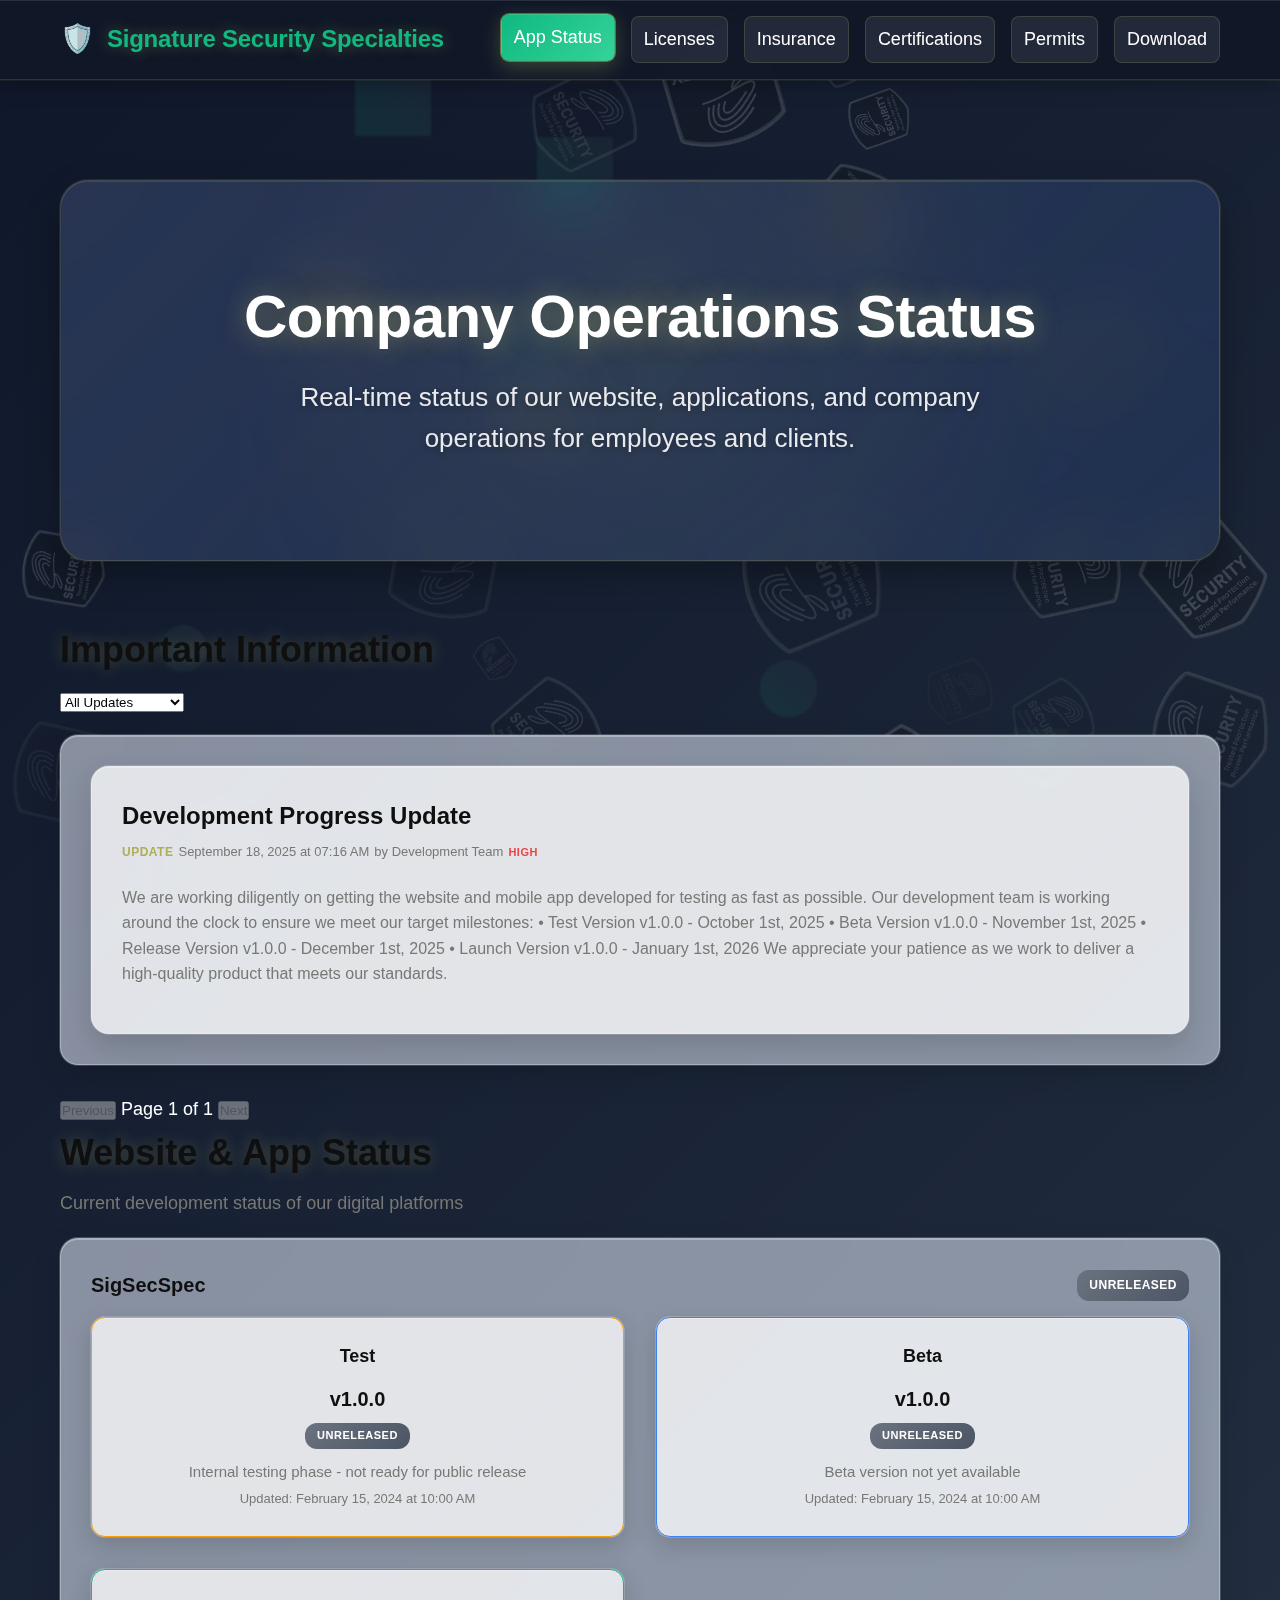
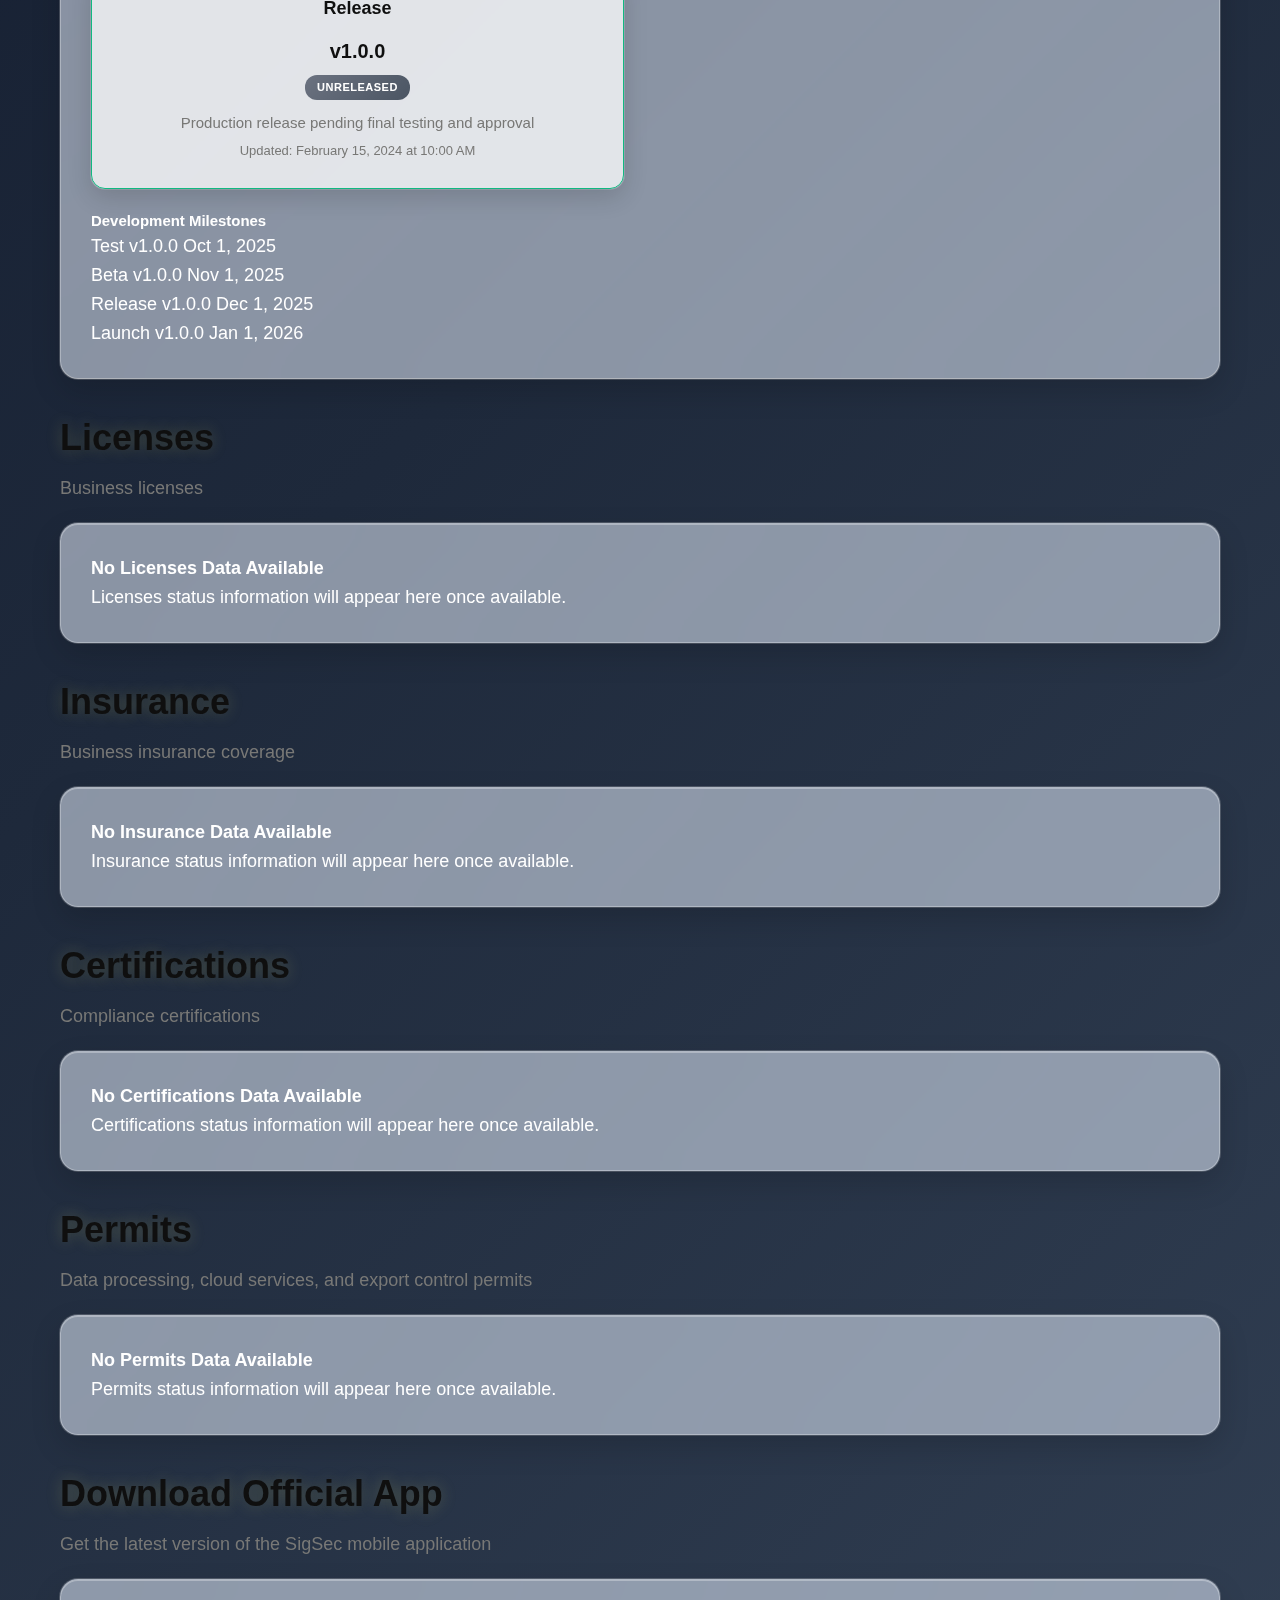
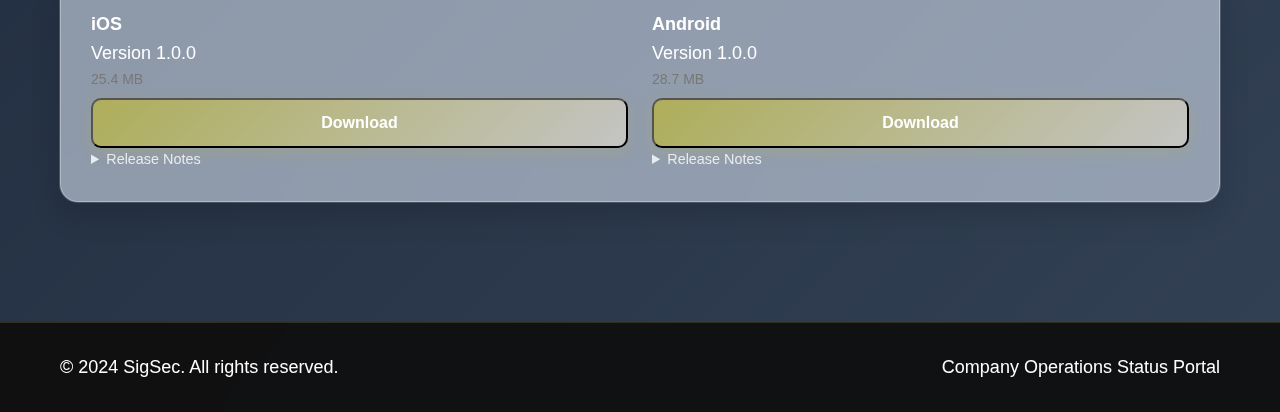
<file: index.html>
<!DOCTYPE html>
<html lang="en">
<head>
    <meta charset="UTF-8">
    <meta name="viewport" content="width=device-width, initial-scale=1.0">
    <title>SigSecSpec</title>
    <link rel="stylesheet" href="public/styles.css">
    <link rel="icon" type="image/x-icon" href="data:image/svg+xml,<svg xmlns='http://www.w3.org/2000/svg' viewBox='0 0 100 100'><text y='.9em' font-size='90'>🛡️</text></svg>">
    <style>
        /* Fallback styles to ensure basic styling works */
        body { 
            background: linear-gradient(135deg, #0f172a 0%, #1e293b 50%, #334155 100%);
            color: white;
            font-family: -apple-system, BlinkMacSystemFont, 'Segoe UI', Roboto, sans-serif;
            margin: 0;
            padding: 0;
        }
        .header {
            background: rgba(17, 24, 39, 0.95);
            color: white;
            padding: 1rem 0;
            position: sticky;
            top: 0;
            z-index: 100;
        }
        .container {
            max-width: 1200px;
            margin: 0 auto;
            padding: 0 20px;
        }
        .logo h1 {
            color: #10b981;
            font-size: 1.5rem;
            font-weight: 700;
        }
        .nav {
            display: flex;
            gap: 1rem;
        }
        .nav-link {
            color: white;
            text-decoration: none;
            padding: 0.5rem 0.75rem;
            border-radius: 8px;
            transition: all 0.3s ease;
        }
        .nav-link:hover, .nav-link.active {
            background: linear-gradient(135deg, #10b981, #34d399);
            color: white;
        }
    </style>
</head>
<body>
    <header class="header">
        <div class="container">
            <div class="header-content">
                <div class="logo">
                    <span class="logo-icon">🛡️</span>
                    <h1>Signature Security Specialties</h1>
                </div>
                <nav class="nav">
                    <a href="#app-status" class="nav-link active">App Status</a>
                    <a href="#licenses" class="nav-link">Licenses</a>
                    <a href="#insurance" class="nav-link">Insurance</a>
                    <a href="#certifications" class="nav-link">Certifications</a>
                    <a href="#permits" class="nav-link">Permits</a>
                    <a href="#download" class="nav-link">Download</a>
                </nav>
            </div>
        </div>
    </header>

    <main class="main">
        <div class="container">
            <!-- Hero Section -->
            <section class="hero">
                <div class="hero-content">
                    <h2>Company Operations Status</h2>
                    <p>Real-time status of our website, applications, and company operations for employees and clients.</p>
                </div>
            </section>

            <!-- Important Information Section -->
            <section id="updates" class="updates-section">
                <div class="section-header">
                    <h3>Important Information</h3>
                    <div class="filter-controls">
                        <select id="type-filter" class="filter-select">
                            <option value="">All Updates</option>
                            <option value="update">General Updates</option>
                            <option value="feature">New Features</option>
                            <option value="bugfix">Bug Fixes</option>
                            <option value="security">Security Updates</option>
                            <option value="maintenance">Maintenance</option>
                            <option value="operations">Operations</option>
                        </select>
                    </div>
                </div>
                
                <div id="updates-container" class="updates-container">
                    <div class="loading">Loading updates...</div>
                </div>
                
                <div class="pagination">
                    <button id="prev-page" class="pagination-btn" disabled>Previous</button>
                    <span id="page-info" class="page-info">Page 1</span>
                    <button id="next-page" class="pagination-btn">Next</button>
                </div>
            </section>

            <!-- App Status Section -->
            <section id="app-status" class="app-status-section">
                <div class="section-header">
                    <h3>Website & App Status</h3>
                    <p>Current development status of our digital platforms</p>
                </div>
                <div id="app-status-container" class="app-status-container">
                    <div class="loading">Loading app status...</div>
                </div>
            </section>

            <!-- Licenses Section -->
            <section id="licenses" class="operations-section">
                <div class="section-header">
                    <h3>Licenses</h3>
                    <p>Business licenses</p>
                </div>
                <div id="licenses-container" class="operations-container">
                    <div class="loading">Loading licenses status...</div>
                </div>
            </section>

            <!-- Insurance Section -->
            <section id="insurance" class="operations-section">
                <div class="section-header">
                    <h3>Insurance</h3>
                    <p>Business insurance coverage</p>
                </div>
                <div id="insurance-container" class="operations-container">
                    <div class="loading">Loading insurance status...</div>
                </div>
            </section>

            <!-- Certifications Section -->
            <section id="certifications" class="operations-section">
                <div class="section-header">
                    <h3>Certifications</h3>
                    <p>Compliance certifications</p>
                </div>
                <div id="certifications-container" class="operations-container">
                    <div class="loading">Loading certifications status...</div>
                </div>
            </section>

            <!-- Permits Section -->
            <section id="permits" class="operations-section">
                <div class="section-header">
                    <h3>Permits</h3>
                    <p>Data processing, cloud services, and export control permits</p>
                </div>
                <div id="permits-container" class="operations-container">
                    <div class="loading">Loading permits status...</div>
                </div>
            </section>

            <!-- App Download Section -->
            <section id="download" class="download-section">
                <div class="section-header">
                    <h3>Download Official App</h3>
                    <p>Get the latest version of the SigSec mobile application</p>
                </div>
                <div id="app-links" class="app-links">
                    <div class="loading">Loading download links...</div>
                </div>
            </section>

        </div>
    </main>

    <footer class="footer">
        <div class="container">
            <div class="footer-content">
                <p>&copy; 2024 SigSec. All rights reserved.</p>
                <p>Company Operations Status Portal</p>
            </div>
        </div>
    </footer>

    <script src="public/particles.js"></script>
    <script src="public/floating-elements.js"></script>
    <script src="public/app.js"></script>
</body>
</html>
</file>
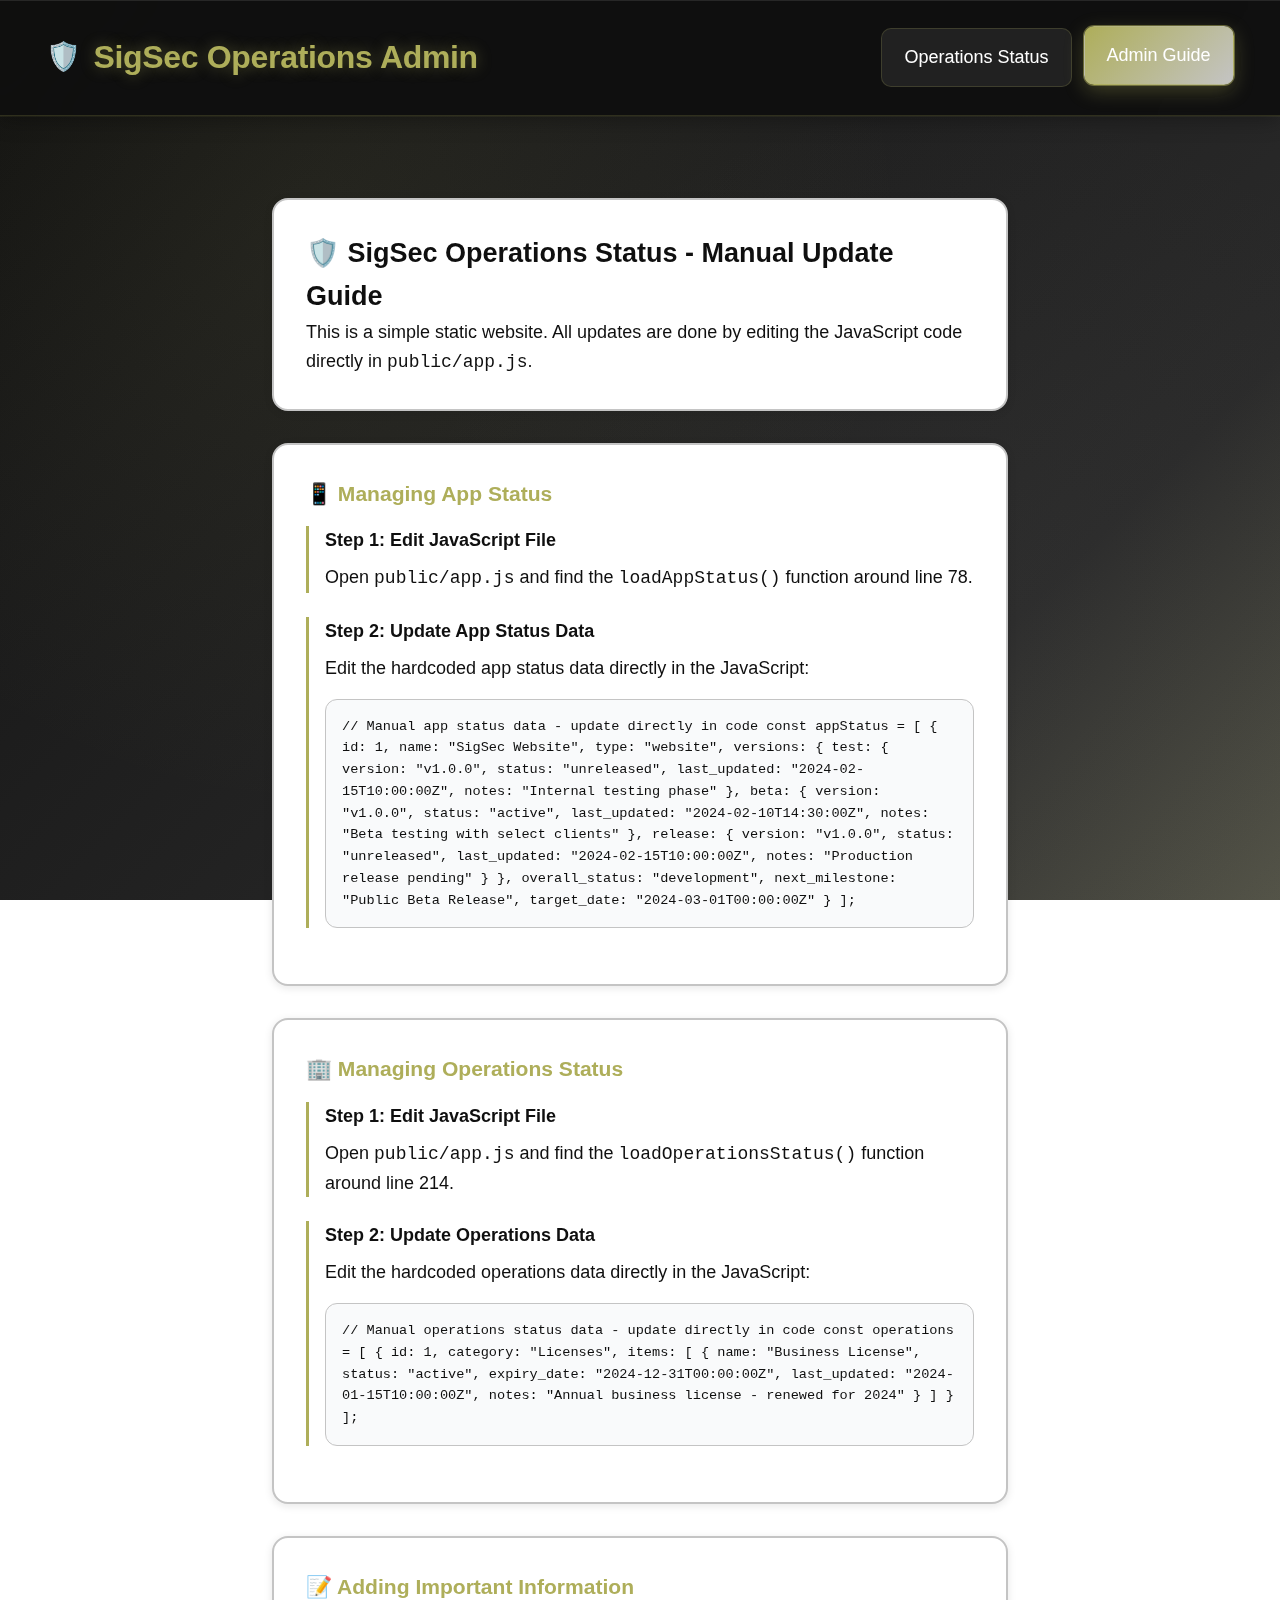
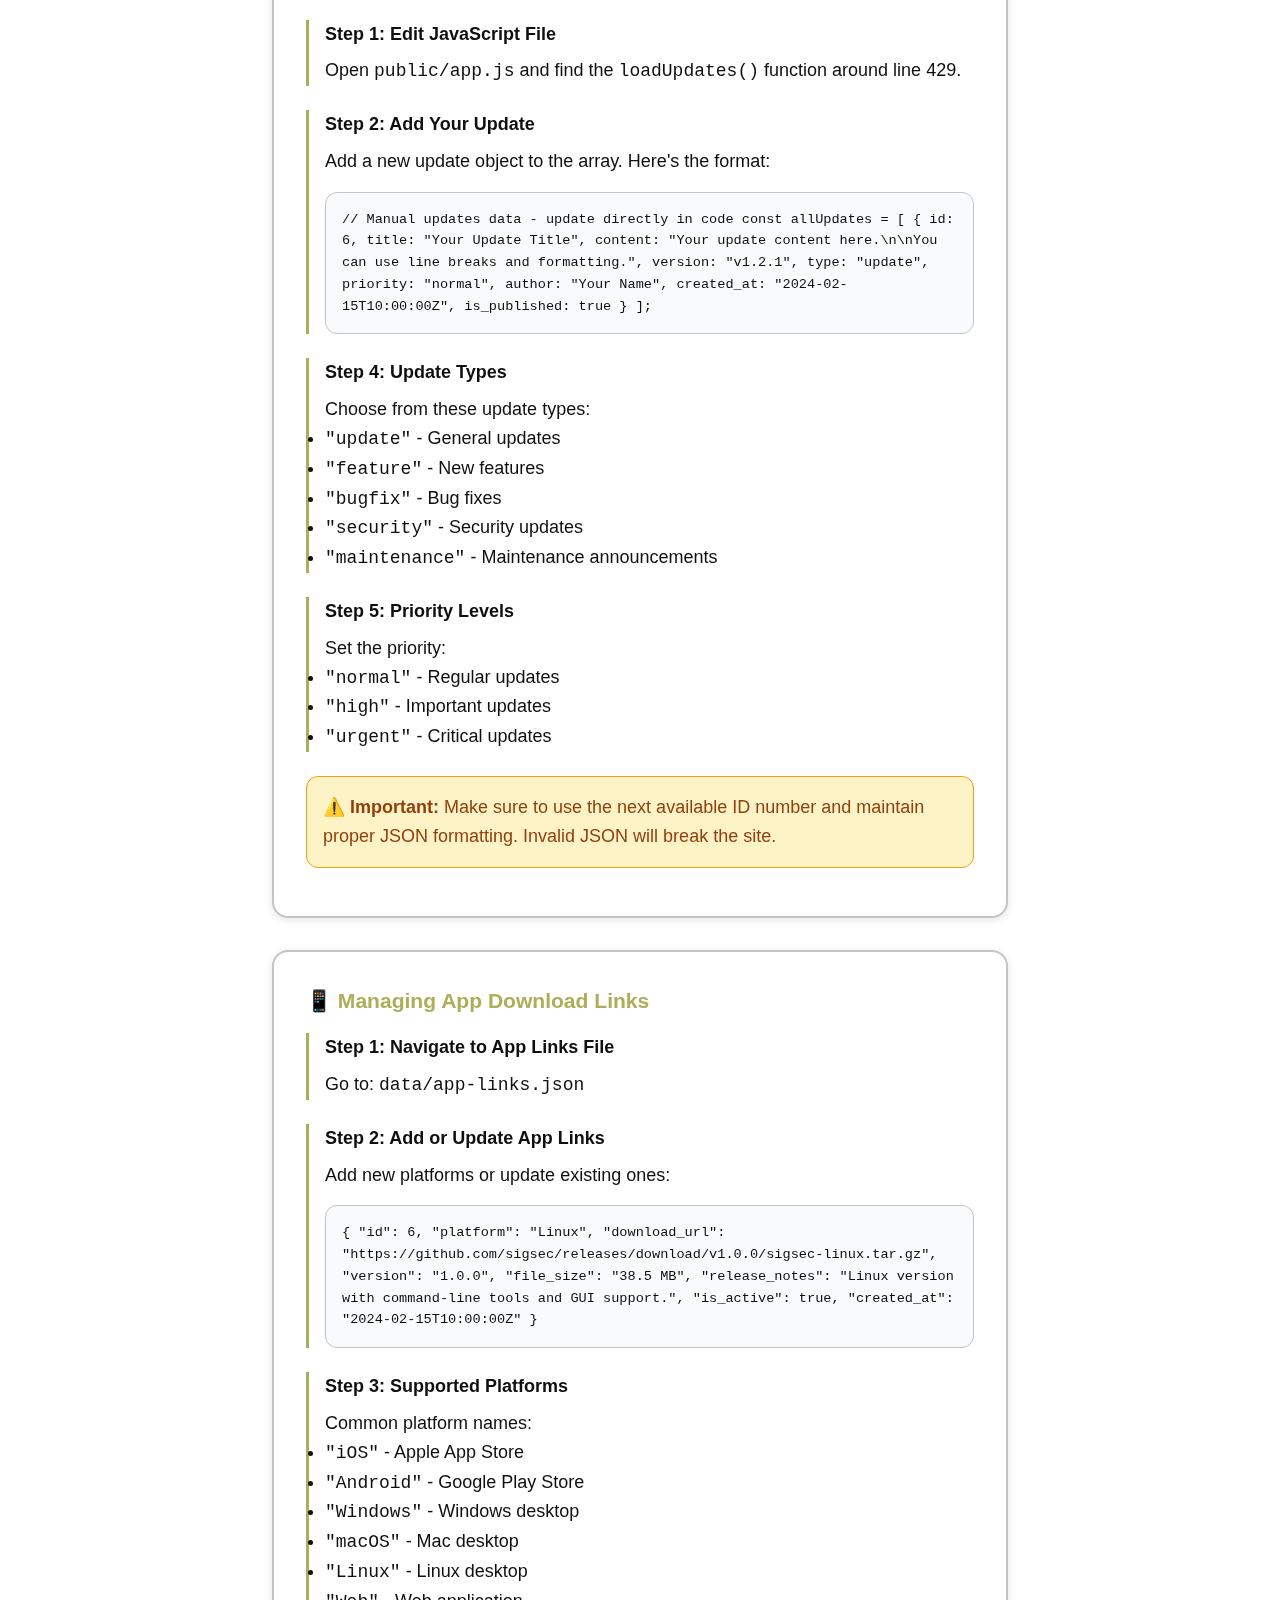
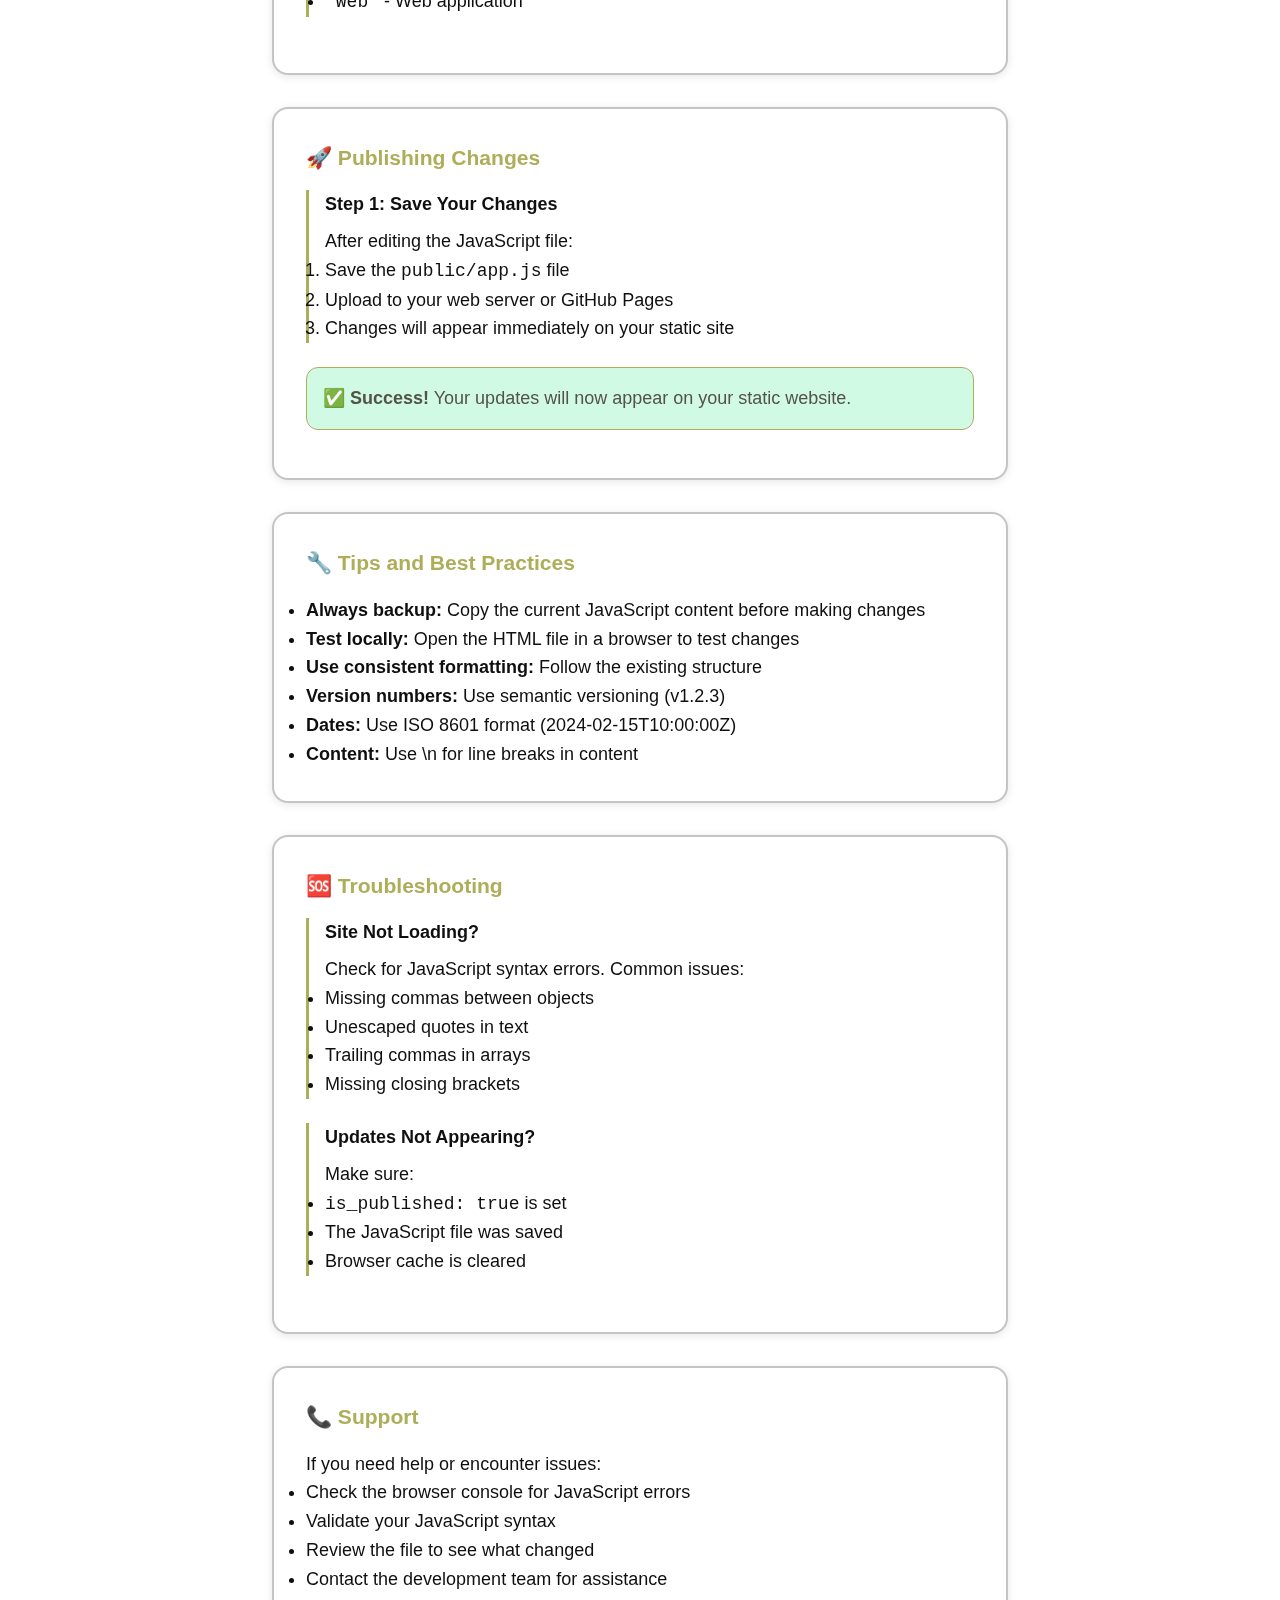
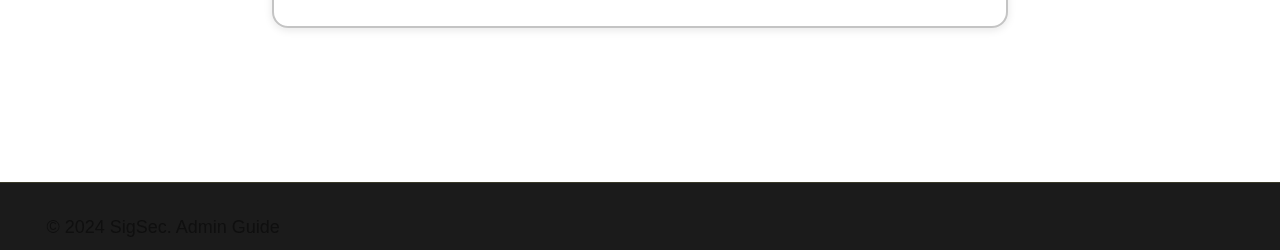
<file: admin.html>
<!DOCTYPE html>
<html lang="en">
<head>
    <meta charset="UTF-8">
    <meta name="viewport" content="width=device-width, initial-scale=1.0">
    <title>SigSec - Operations Admin Guide</title>
    <link rel="stylesheet" href="public/styles.css">
    <link rel="icon" type="image/x-icon" href="data:image/svg+xml,<svg xmlns='http://www.w3.org/2000/svg' viewBox='0 0 100 100'><text y='.9em' font-size='90'>🛡️</text></svg>">
    <style>
        .admin-guide {
            max-width: 800px;
            margin: 0 auto;
            padding: 2rem;
        }
        .guide-section {
            background: var(--background-primary);
            border: 2px solid var(--border-color);
            border-radius: var(--radius-lg);
            padding: 2rem;
            margin-bottom: 2rem;
            box-shadow: var(--shadow);
        }
        .guide-section h3 {
            color: var(--primary-color);
            margin-bottom: 1rem;
        }
        .code-block {
            background: var(--background-dark);
            color: var(--background-primary);
            padding: 1rem;
            border-radius: var(--radius);
            font-family: 'Courier New', monospace;
            font-size: 0.9rem;
            overflow-x: auto;
            margin: 1rem 0;
        }
        .step {
            margin-bottom: 1.5rem;
            padding-left: 1rem;
            border-left: 3px solid var(--primary-color);
        }
        .step h4 {
            color: var(--text-primary);
            margin-bottom: 0.5rem;
        }
        .json-example {
            background: var(--background-secondary);
            border: 1px solid var(--border-color);
            border-radius: var(--radius);
            padding: 1rem;
            margin: 1rem 0;
            font-family: 'Courier New', monospace;
            font-size: 0.85rem;
            overflow-x: auto;
        }
        .warning {
            background: #fef3c7;
            border: 1px solid #f59e0b;
            border-radius: var(--radius);
            padding: 1rem;
            margin: 1rem 0;
            color: #92400e;
        }
        .success {
            background: #d1fae5;
            border: 1px solid var(--primary-color);
            border-radius: var(--radius);
            padding: 1rem;
            margin: 1rem 0;
            color: var(--primary-dark);
        }
    </style>
</head>
<body>
    <header class="header">
        <div class="container">
            <div class="header-content">
                <div class="logo">
                    <span class="logo-icon">🛡️</span>
                    <h1>SigSec Operations Admin</h1>
                </div>
                <nav class="nav">
                    <a href="index.html" class="nav-link">Operations Status</a>
                    <a href="#guide" class="nav-link active">Admin Guide</a>
                </nav>
            </div>
        </div>
    </header>

    <main class="main">
        <div class="admin-guide">
            <div class="guide-section">
                <h2>🛡️ SigSec Operations Status - Manual Update Guide</h2>
                <p>This is a simple static website. All updates are done by editing the JavaScript code directly in <code>public/app.js</code>.</p>
            </div>

            <div class="guide-section">
                <h3>📱 Managing App Status</h3>
                <div class="step">
                    <h4>Step 1: Edit JavaScript File</h4>
                    <p>Open <code>public/app.js</code> and find the <code>loadAppStatus()</code> function around line 78.</p>
                </div>
                
                <div class="step">
                    <h4>Step 2: Update App Status Data</h4>
                    <p>Edit the hardcoded app status data directly in the JavaScript:</p>
                    <div class="json-example">
// Manual app status data - update directly in code
const appStatus = [
    {
        id: 1,
        name: "SigSec Website",
        type: "website",
        versions: {
            test: {
                version: "v1.0.0",
                status: "unreleased",
                last_updated: "2024-02-15T10:00:00Z",
                notes: "Internal testing phase"
            },
            beta: {
                version: "v1.0.0", 
                status: "active",
                last_updated: "2024-02-10T14:30:00Z",
                notes: "Beta testing with select clients"
            },
            release: {
                version: "v1.0.0",
                status: "unreleased", 
                last_updated: "2024-02-15T10:00:00Z",
                notes: "Production release pending"
            }
        },
        overall_status: "development",
        next_milestone: "Public Beta Release",
        target_date: "2024-03-01T00:00:00Z"
    }
];
                    </div>
                </div>
            </div>

            <div class="guide-section">
                <h3>🏢 Managing Operations Status</h3>
                <div class="step">
                    <h4>Step 1: Edit JavaScript File</h4>
                    <p>Open <code>public/app.js</code> and find the <code>loadOperationsStatus()</code> function around line 214.</p>
                </div>
                
                <div class="step">
                    <h4>Step 2: Update Operations Data</h4>
                    <p>Edit the hardcoded operations data directly in the JavaScript:</p>
                    <div class="json-example">
// Manual operations status data - update directly in code
const operations = [
    {
        id: 1,
        category: "Licenses",
        items: [
            {
                name: "Business License",
                status: "active",
                expiry_date: "2024-12-31T00:00:00Z",
                last_updated: "2024-01-15T10:00:00Z",
                notes: "Annual business license - renewed for 2024"
            }
        ]
    }
];
                    </div>
                </div>
            </div>

            <div class="guide-section">
                <h3>📝 Adding Important Information</h3>
                <div class="step">
                    <h4>Step 1: Edit JavaScript File</h4>
                    <p>Open <code>public/app.js</code> and find the <code>loadUpdates()</code> function around line 429.</p>
                </div>
                
                <div class="step">
                    <h4>Step 2: Add Your Update</h4>
                    <p>Add a new update object to the array. Here's the format:</p>
                    <div class="json-example">
// Manual updates data - update directly in code
const allUpdates = [
    {
        id: 6,
        title: "Your Update Title",
        content: "Your update content here.\n\nYou can use line breaks and formatting.",
        version: "v1.2.1",
        type: "update",
        priority: "normal",
        author: "Your Name",
        created_at: "2024-02-15T10:00:00Z",
        is_published: true
    }
];
                    </div>
                </div>

                <div class="step">
                    <h4>Step 4: Update Types</h4>
                    <p>Choose from these update types:</p>
                    <ul>
                        <li><code>"update"</code> - General updates</li>
                        <li><code>"feature"</code> - New features</li>
                        <li><code>"bugfix"</code> - Bug fixes</li>
                        <li><code>"security"</code> - Security updates</li>
                        <li><code>"maintenance"</code> - Maintenance announcements</li>
                    </ul>
                </div>

                <div class="step">
                    <h4>Step 5: Priority Levels</h4>
                    <p>Set the priority:</p>
                    <ul>
                        <li><code>"normal"</code> - Regular updates</li>
                        <li><code>"high"</code> - Important updates</li>
                        <li><code>"urgent"</code> - Critical updates</li>
                    </ul>
                </div>

                <div class="warning">
                    <strong>⚠️ Important:</strong> Make sure to use the next available ID number and maintain proper JSON formatting. Invalid JSON will break the site.
                </div>
            </div>

            <div class="guide-section">
                <h3>📱 Managing App Download Links</h3>
                <div class="step">
                    <h4>Step 1: Navigate to App Links File</h4>
                    <p>Go to: <code>data/app-links.json</code></p>
                </div>
                
                <div class="step">
                    <h4>Step 2: Add or Update App Links</h4>
                    <p>Add new platforms or update existing ones:</p>
                    <div class="json-example">
{
  "id": 6,
  "platform": "Linux",
  "download_url": "https://github.com/sigsec/releases/download/v1.0.0/sigsec-linux.tar.gz",
  "version": "1.0.0",
  "file_size": "38.5 MB",
  "release_notes": "Linux version with command-line tools and GUI support.",
  "is_active": true,
  "created_at": "2024-02-15T10:00:00Z"
}
                    </div>
                </div>

                <div class="step">
                    <h4>Step 3: Supported Platforms</h4>
                    <p>Common platform names:</p>
                    <ul>
                        <li><code>"iOS"</code> - Apple App Store</li>
                        <li><code>"Android"</code> - Google Play Store</li>
                        <li><code>"Windows"</code> - Windows desktop</li>
                        <li><code>"macOS"</code> - Mac desktop</li>
                        <li><code>"Linux"</code> - Linux desktop</li>
                        <li><code>"Web"</code> - Web application</li>
                    </ul>
                </div>
            </div>

            <div class="guide-section">
                <h3>🚀 Publishing Changes</h3>
                <div class="step">
                    <h4>Step 1: Save Your Changes</h4>
                    <p>After editing the JavaScript file:</p>
                    <ol>
                        <li>Save the <code>public/app.js</code> file</li>
                        <li>Upload to your web server or GitHub Pages</li>
                        <li>Changes will appear immediately on your static site</li>
                    </ol>
                </div>

                <div class="success">
                    <strong>✅ Success!</strong> Your updates will now appear on your static website.
                </div>
            </div>

            <div class="guide-section">
                <h3>🔧 Tips and Best Practices</h3>
                <ul>
                    <li><strong>Always backup:</strong> Copy the current JavaScript content before making changes</li>
                    <li><strong>Test locally:</strong> Open the HTML file in a browser to test changes</li>
                    <li><strong>Use consistent formatting:</strong> Follow the existing structure</li>
                    <li><strong>Version numbers:</strong> Use semantic versioning (v1.2.3)</li>
                    <li><strong>Dates:</strong> Use ISO 8601 format (2024-02-15T10:00:00Z)</li>
                    <li><strong>Content:</strong> Use \n for line breaks in content</li>
                </ul>
            </div>

            <div class="guide-section">
                <h3>🆘 Troubleshooting</h3>
                <div class="step">
                    <h4>Site Not Loading?</h4>
                    <p>Check for JavaScript syntax errors. Common issues:</p>
                    <ul>
                        <li>Missing commas between objects</li>
                        <li>Unescaped quotes in text</li>
                        <li>Trailing commas in arrays</li>
                        <li>Missing closing brackets</li>
                    </ul>
                </div>
                
                <div class="step">
                    <h4>Updates Not Appearing?</h4>
                    <p>Make sure:</p>
                    <ul>
                        <li><code>is_published: true</code> is set</li>
                        <li>The JavaScript file was saved</li>
                        <li>Browser cache is cleared</li>
                    </ul>
                </div>
            </div>

            <div class="guide-section">
                <h3>📞 Support</h3>
                <p>If you need help or encounter issues:</p>
                <ul>
                    <li>Check the browser console for JavaScript errors</li>
                    <li>Validate your JavaScript syntax</li>
                    <li>Review the file to see what changed</li>
                    <li>Contact the development team for assistance</li>
                </ul>
            </div>
        </div>
    </main>

    <footer class="footer">
        <div class="container">
            <div class="footer-content">
                <p>&copy; 2024 SigSec. Admin Guide</p>
            </div>
        </div>
    </footer>
</body>
</html>
</file>
<file: public/styles.css>
/* SigSec Official Website Design - Professional Enterprise Theme */

:root {
  --primary-color: #aeae5a; /* Sage green */
  --primary-dark: #535347; /* Ebony */
  --primary-light: #c4c4c4; /* Silver */
  --secondary-color: #787876; /* Gray */
  --text-primary: #0f0f0f; /* Night black */
  --text-secondary: #787876; /* Gray */
  --text-light: #c4c4c4; /* Silver */
  --background-primary: #ffffff; /* White */
  --background-secondary: #f9fafb; /* Light grey */
  --background-dark: #0f0f0f; /* Night black */
  --border-color: #c4c4c4; /* Silver */
  --border-dark: #535347; /* Ebony */
  --shadow: 0 2px 8px rgba(15, 15, 15, 0.1);
  --shadow-lg: 0 8px 25px rgba(15, 15, 15, 0.15);
  --shadow-xl: 0 20px 40px rgba(15, 15, 15, 0.2);
  --glow-primary: 0 0 20px rgba(174, 174, 90, 0.5);
  --glow-secondary: 0 0 15px rgba(120, 120, 118, 0.3);
  --glow-intense: 0 0 30px rgba(174, 174, 90, 0.8);
  --radius: 12px;
  --radius-lg: 16px;
  --radius-xl: 24px;
}

/* Reset and Base Styles */
* {
  margin: 0;
  padding: 0;
  box-sizing: border-box;
}

body {
  font-family: 'Inter', -apple-system, BlinkMacSystemFont, 'Segoe UI', Roboto, Oxygen, Ubuntu, Cantarell, sans-serif;
  line-height: 1.6;
  color: var(--text-primary);
  background: 
    radial-gradient(circle at 25% 25%, rgba(174, 174, 90, 0.08) 0%, transparent 50%),
    radial-gradient(circle at 75% 75%, rgba(120, 120, 118, 0.06) 0%, transparent 50%),
    linear-gradient(135deg, #0f0f0f 0%, #1a1a1a 25%, #2a2a2a 75%, #535347 100%);
  background-attachment: fixed;
  overflow-x: hidden;
  min-height: 100vh;
  font-size: clamp(14px, 2.5vw, 18px);
}

/* Professional Container System - Wide Layout */
.container {
  width: 100%;
  max-width: 100%;
  margin: 0 auto;
  padding: 0 20px;
}

/* Official Header Design */
.header {
  background: rgba(15, 15, 15, 0.95);
  backdrop-filter: blur(20px) saturate(180%);
  color: var(--background-primary);
  padding: 20px 0;
  box-shadow: 
    0 4px 20px rgba(0, 0, 0, 0.3),
    0 0 0 1px rgba(174, 174, 90, 0.1),
    inset 0 1px 0 rgba(255, 255, 255, 0.1);
  position: sticky;
  top: 0;
  z-index: 100;
  border-bottom: 1px solid rgba(174, 174, 90, 0.2);
}

.header-content {
  display: flex;
  justify-content: space-between;
  align-items: center;
  flex-wrap: wrap;
  gap: 20px;
}

.logo {
  display: flex;
  align-items: center;
  gap: 12px;
  flex-shrink: 0;
}

.logo-icon {
  font-size: 28px;
}

.logo h1 {
  font-size: clamp(20px, 4vw, 28px);
  font-weight: 700;
  color: var(--primary-color);
  text-shadow: 0 0 15px rgba(174, 174, 90, 0.4);
  letter-spacing: -0.01em;
}

.logo-img {
  height: 36px;
  width: auto;
  max-width: 50px;
  object-fit: contain;
}

/* Professional Navigation - Wide Layout */
.nav {
  display: flex;
  gap: 12px;
  flex-wrap: wrap;
  width: 100%;
  justify-content: center;
  margin-top: 12px;
  max-width: 100%;
}

/* Mobile Navigation Layout - 3 top, 1 bottom */
@media (max-width: 767px) {
  .nav {
    flex-direction: column;
    align-items: center;
    gap: 8px;
  }
  
  .nav-row {
    display: flex;
    gap: 8px;
    justify-content: center;
    width: 100%;
  }
  
  .nav-row.top {
    margin-bottom: 4px;
  }
  
  .nav-row.bottom {
    justify-content: center;
  }
  
  .nav-link {
    flex: 1;
    min-width: 100px;
    max-width: 120px;
  }
  
  .nav-link.download {
    width: calc(100% + 16px);
    max-width: calc(100% + 16px);
    flex: none;
    margin: 0 auto;
  }
}

/* Desktop Navigation Layout - All 4 in a row */
@media (min-width: 768px) {
  .nav {
    flex-direction: row;
    flex-wrap: nowrap;
    gap: 16px;
  }
  
  .nav-row {
    display: contents;
  }
  
  .nav-link {
    flex: 1;
    min-width: 120px;
  }
  
  .nav-link.download {
    flex: 1;
    min-width: 120px;
  }
}

.nav-link {
  color: var(--background-primary);
  text-decoration: none;
  font-weight: 500;
  padding: 12px 20px;
  border-radius: 10px;
  transition: all 0.3s cubic-bezier(0.4, 0, 0.2, 1);
  font-size: clamp(13px, 2.5vw, 16px);
  background: rgba(255, 255, 255, 0.08);
  border: 1px solid rgba(174, 174, 90, 0.2);
  flex: 1;
  min-width: 120px;
  text-align: center;
  position: relative;
  overflow: hidden;
}

.nav-link:hover,
.nav-link.active {
  background: linear-gradient(135deg, var(--primary-color), var(--primary-light));
  color: var(--background-primary);
  transform: translateY(-2px);
  box-shadow: 
    0 6px 20px rgba(174, 174, 90, 0.3),
    0 0 0 1px rgba(174, 174, 90, 0.5);
}

/* Main Content Area - Wide Layout */
.main {
  min-height: calc(100vh - 100px);
  padding: 20px 0;
  max-width: 100%;
}

/* Professional Hero Section - Wide Layout */
.hero {
  background: 
    linear-gradient(135deg, rgba(255, 255, 255, 0.12) 0%, rgba(255, 255, 255, 0.06) 100%),
    radial-gradient(circle at 50% 50%, rgba(174, 174, 90, 0.08) 0%, transparent 70%);
  backdrop-filter: blur(25px) saturate(180%);
  padding: 40px 0;
  margin: 20px 0 30px 0;
  border-radius: 20px;
  text-align: center;
  border: 1px solid rgba(174, 174, 90, 0.2);
  box-shadow: 
    0 15px 35px rgba(0, 0, 0, 0.3),
    0 0 0 1px rgba(174, 174, 90, 0.15),
    inset 0 1px 0 rgba(255, 255, 255, 0.1);
  position: relative;
  overflow: hidden;
}

.hero-background {
  position: absolute;
  top: 0;
  left: 0;
  width: 100%;
  height: 100%;
  z-index: -1;
}

.hero-bg-img {
  width: 100%;
  height: 100%;
  object-fit: cover;
  opacity: 0.08;
  filter: grayscale(100%) brightness(0.4);
}

.hero-content h2 {
  font-size: clamp(24px, 5vw, 48px);
  font-weight: 800;
  color: var(--background-primary);
  margin-bottom: 16px;
  text-shadow: 0 0 25px rgba(174, 174, 90, 0.5);
  letter-spacing: -0.01em;
  line-height: 1.2;
}

.hero-content p {
  font-size: clamp(16px, 3vw, 22px);
  color: rgba(255, 255, 255, 0.9);
  max-width: 600px;
  margin: 0 auto;
  text-shadow: 0 2px 6px rgba(0, 0, 0, 0.3);
  line-height: 1.6;
  font-weight: 400;
}

/* Professional Section Headers - Wide Layout */
.section-header {
  display: flex;
  flex-direction: column;
  align-items: flex-start;
  gap: 8px;
  margin-bottom: 20px;
  max-width: 100%;
}

.section-header h3 {
  font-size: clamp(20px, 4vw, 32px);
  font-weight: 700;
  color: var(--text-primary);
  margin: 0;
  text-shadow: 0 0 15px rgba(174, 174, 90, 0.3);
}

.section-header p {
  font-size: clamp(14px, 2.5vw, 18px);
  color: var(--text-secondary);
  margin: 0;
}

/* Professional Bubble Boxes - Wide Layout */
.operations-container,
.app-links,
.updates-container {
  display: grid;
  grid-template-columns: repeat(auto-fit, minmax(350px, 1fr));
  gap: 24px;
  margin-bottom: 30px;
  background: rgba(255, 255, 255, 0.5);
  backdrop-filter: blur(25px) saturate(180%);
  border: 1px solid rgba(255, 255, 255, 0.3);
  border-radius: 18px;
  padding: 30px;
  box-shadow: 0 12px 30px rgba(0, 0, 0, 0.15), 0 0 0 1px rgba(255, 255, 255, 0.2), inset 0 1px 0 rgba(255, 255, 255, 0.3);
  transition: all 0.4s cubic-bezier(0.4, 0, 0.2, 1);
}

/* App Status Container - No card background */
.app-status-container {
  display: grid;
  grid-template-columns: repeat(auto-fit, minmax(350px, 1fr));
  gap: 24px;
  margin-bottom: 30px;
}

/* Version Grid - No card background */
.version-grid {
  display: grid;
  grid-template-columns: repeat(auto-fit, minmax(280px, 1fr));
  gap: 20px;
  margin-bottom: 20px;
}

.operations-container:hover,
.app-links:hover,
.updates-container:hover {
  transform: translateY(-2px);
  box-shadow: 0 20px 45px rgba(0, 0, 0, 0.35), 0 0 0 1px rgba(174, 174, 90, 0.3), 0 0 30px rgba(174, 174, 90, 0.2);
}

/* App Status Bubble Box */
.app-status-card {
  background: rgba(255, 255, 255, 0.5);
  backdrop-filter: blur(25px) saturate(180%);
  border: 1px solid rgba(255, 255, 255, 0.3);
  border-radius: 18px;
  padding: 30px;
  box-shadow: 
    0 12px 30px rgba(0, 0, 0, 0.15),
    0 0 0 1px rgba(255, 255, 255, 0.2),
    inset 0 1px 0 rgba(255, 255, 255, 0.3);
  transition: all 0.4s cubic-bezier(0.4, 0, 0.2, 1);
  position: relative;
  overflow: hidden;
}

.app-status-card:hover {
  transform: translateY(-4px);
  box-shadow: 
    0 20px 45px rgba(0, 0, 0, 0.35),
    0 0 0 1px rgba(174, 174, 90, 0.3),
    0 0 30px rgba(174, 174, 90, 0.2);
}

.app-header {
  display: flex;
  justify-content: space-between;
  align-items: center;
  margin-bottom: 16px;
}

.app-title {
  font-size: clamp(18px, 3.5vw, 24px);
  font-weight: 600;
  color: var(--text-primary);
  margin: 0;
}

.status-badge {
  padding: 6px 12px;
  border-radius: 12px;
  font-size: 12px;
  font-weight: 600;
  text-transform: uppercase;
  letter-spacing: 0.5px;
  text-align: center;
}

.overall-status {
  padding: 6px 12px;
  border-radius: 12px;
  font-size: 12px;
  font-weight: 600;
  text-transform: uppercase;
  letter-spacing: 0.5px;
  text-align: center;
}

.status-badge.active {
  background: linear-gradient(135deg, #10b981, #059669);
  color: white;
}

.status-badge.inactive {
  background: linear-gradient(135deg, #ef4444, #dc2626);
  color: white;
}

.status-badge.unavailable {
  background: linear-gradient(135deg, #6b7280, #4b5563);
  color: white;
}

.status-badge.development {
  background: linear-gradient(135deg, #f59e0b, #d97706);
  color: white;
}

.app-description {
  font-size: clamp(14px, 2.5vw, 16px);
  color: var(--text-secondary);
  margin-bottom: 20px;
  line-height: 1.6;
}

/* Version Grid Bubble Boxes - Wide Layout */
.version-grid {
  display: grid;
  grid-template-columns: repeat(auto-fit, minmax(280px, 1fr));
  gap: 20px;
  margin-bottom: 20px;
}

.version-card {
  background: rgba(255, 255, 255, 0.5);
  backdrop-filter: blur(20px) saturate(150%);
  border: 1px solid rgba(255, 255, 255, 0.3);
  border-radius: 14px;
  padding: 24px;
  text-align: center;
  transition: all 0.3s cubic-bezier(0.4, 0, 0.2, 1);
  position: relative;
  overflow: hidden;
  box-shadow: 
    0 8px 25px rgba(0, 0, 0, 0.15),
    0 0 0 1px rgba(255, 255, 255, 0.2),
    inset 0 1px 0 rgba(255, 255, 255, 0.3);
}

.version-card:hover {
  transform: translateY(-3px);
  box-shadow: 
    0 15px 35px rgba(0, 0, 0, 0.3),
    0 0 0 1px rgba(174, 174, 90, 0.25),
    0 0 25px rgba(174, 174, 90, 0.15);
}

.version-card h5 {
  font-size: clamp(15px, 3vw, 18px);
  font-weight: 600;
  color: var(--text-primary);
  margin: 0 0 12px 0;
  text-align: center;
}

.version-info {
  display: flex;
  flex-direction: column;
  align-items: center;
  gap: 8px;
  margin-bottom: 12px;
}

/* Card title styling */
.app-status-card h4,
.operation-item h4,
.app-link-item h4 {
  font-size: 20px;
  font-weight: 600;
  color: var(--text-primary);
  margin: 0;
}

.version-number {
  font-size: clamp(16px, 3.5vw, 20px);
  font-weight: 700;
  color: var(--text-primary);
  margin: 0;
  text-align: center;
}

.version-status {
  padding: 4px 12px;
  border-radius: 12px;
  font-size: 11px;
  font-weight: 600;
  text-transform: uppercase;
  letter-spacing: 0.5px;
  text-align: center;
}

.version-status.unreleased {
  background: linear-gradient(135deg, #6b7280, #4b5563);
  color: white;
}

.version-status.development {
  background: linear-gradient(135deg, #f59e0b, #d97706);
  color: white;
}

.version-date {
  font-size: 13px;
  color: var(--text-secondary);
  margin: 0 0 10px 0;
  font-weight: 500;
  text-align: center;
}

.version-notes {
  font-size: clamp(13px, 2.5vw, 15px);
  color: var(--text-secondary);
  line-height: 1.5;
  text-align: center;
  margin: 0;
}

.version-card.test {
  border-color: #f59e0b;
}

.version-card.test .version-number {
  color: var(--text-primary);
}

.version-card.beta {
  border-color: #3b82f6;
}

.version-card.beta .version-number {
  color: var(--text-primary);
}

.version-card.release {
  border-color: #10b981;
}

.version-card.release .version-number {
  color: var(--text-primary);
}

.version-card.launch {
  border-color: #8b5cf6;
}

.version-card.launch .version-number {
  color: var(--text-primary);
}

.version-status.unavailable {
  background: linear-gradient(135deg, #6b7280, #4b5563);
  color: white;
}

.overall-status.unreleased {
  background: linear-gradient(135deg, #6b7280, #4b5563);
  color: white;
}

.overall-status.unavailable {
  background: linear-gradient(135deg, #6b7280, #4b5563);
  color: white;
}

/* Operations Bubble Boxes - Wide Layout */
.operations-items {
  display: grid;
  grid-template-columns: repeat(auto-fit, minmax(300px, 1fr));
  gap: 20px;
}

.operation-item {
  background: rgba(255, 255, 255, 0.5);
  backdrop-filter: blur(25px) saturate(180%);
  border: 1px solid rgba(255, 255, 255, 0.3);
  border-radius: 18px;
  padding: 30px;
  box-shadow: 
    0 12px 30px rgba(0, 0, 0, 0.15),
    0 0 0 1px rgba(255, 255, 255, 0.2),
    inset 0 1px 0 rgba(255, 255, 255, 0.3);
  transition: all 0.4s cubic-bezier(0.4, 0, 0.2, 1);
  position: relative;
  overflow: hidden;
}

.operation-item:hover {
  transform: translateY(-4px);
  box-shadow: 
    0 20px 45px rgba(0, 0, 0, 0.35),
    0 0 0 1px rgba(174, 174, 90, 0.3),
    0 0 30px rgba(174, 174, 90, 0.2);
}

.operation-header {
  display: flex;
  justify-content: space-between;
  align-items: center;
  margin-bottom: 16px;
}

.operation-title {
  font-size: clamp(18px, 3.5vw, 24px);
  font-weight: 600;
  color: var(--text-primary);
  margin: 0;
}

.operation-status {
  padding: 6px 12px;
  border-radius: 8px;
  font-size: 12px;
  font-weight: 600;
  text-transform: uppercase;
  letter-spacing: 0.5px;
}

.operation-status.active {
  background: linear-gradient(135deg, #10b981, #059669);
  color: white;
}

.operation-status.inactive {
  background: linear-gradient(135deg, #ef4444, #dc2626);
  color: white;
}

.operation-status.development {
  background: linear-gradient(135deg, #f59e0b, #d97706);
  color: white;
}

.operation-description {
  font-size: clamp(14px, 2.5vw, 16px);
  color: var(--text-secondary);
  margin-bottom: 16px;
  line-height: 1.6;
}

.operation-meta {
  display: flex;
  flex-direction: column;
  gap: 6px;
}

.operation-meta span {
  font-size: 13px;
  color: var(--text-secondary);
}

/* App Links Bubble Boxes */
.app-link-item {
  background: rgba(255, 255, 255, 0.5);
  backdrop-filter: blur(25px) saturate(180%);
  border: 1px solid rgba(255, 255, 255, 0.3);
  border-radius: 18px;
  padding: 30px;
  box-shadow: 
    0 12px 30px rgba(0, 0, 0, 0.15),
    0 0 0 1px rgba(255, 255, 255, 0.2),
    inset 0 1px 0 rgba(255, 255, 255, 0.3);
  transition: all 0.4s cubic-bezier(0.4, 0, 0.2, 1);
  position: relative;
  overflow: hidden;
}

.app-link-item:hover {
  transform: translateY(-4px);
  box-shadow: 
    0 20px 45px rgba(0, 0, 0, 0.35),
    0 0 0 1px rgba(174, 174, 90, 0.3),
    0 0 30px rgba(174, 174, 90, 0.2);
}

.app-link-header {
  display: flex;
  justify-content: space-between;
  align-items: center;
  margin-bottom: 16px;
}

.app-link-title {
  font-size: clamp(18px, 3.5vw, 24px);
  font-weight: 600;
  color: var(--text-primary);
  margin: 0;
}

.app-link-meta {
  display: flex;
  flex-direction: column;
  gap: 8px;
  margin-bottom: 20px;
}

.app-link-meta span {
  font-size: 14px;
  color: var(--text-secondary);
}

.download-btn {
  display: inline-block;
  background: linear-gradient(135deg, var(--primary-color), var(--primary-light));
  color: var(--background-primary);
  text-decoration: none;
  padding: 14px 24px;
  border-radius: 10px;
  font-weight: 600;
  font-size: clamp(14px, 2.5vw, 16px);
  text-align: center;
  transition: all 0.3s cubic-bezier(0.4, 0, 0.2, 1);
  width: 100%;
  box-shadow: 0 4px 15px rgba(174, 174, 90, 0.3);
}

.download-btn:hover {
  transform: translateY(-2px);
  box-shadow: 0 8px 25px rgba(174, 174, 90, 0.4);
}

/* Android Download Options */
.android-download-options {
  display: flex;
  flex-direction: column;
  gap: 16px;
  margin-top: 16px;
}

.android-file-option {
  background: rgba(255, 255, 255, 0.05);
  border: 1px solid rgba(174, 174, 90, 0.2);
  border-radius: 12px;
  padding: 20px;
  transition: all 0.3s cubic-bezier(0.4, 0, 0.2, 1);
}

.android-file-option:hover {
  background: rgba(255, 255, 255, 0.08);
  border-color: rgba(174, 174, 90, 0.3);
  transform: translateY(-2px);
}

.file-info {
  margin-bottom: 12px;
}

.file-info h5 {
  font-size: clamp(16px, 3vw, 18px);
  font-weight: 600;
  color: var(--text-primary);
  margin: 0 0 8px 0;
}

.file-size {
  font-size: clamp(13px, 2.5vw, 14px);
  color: var(--text-secondary);
  font-weight: 500;
  display: block;
  margin-bottom: 8px;
}

.file-description {
  font-size: clamp(12px, 2.5vw, 13px);
  color: var(--text-secondary);
  margin: 0;
  line-height: 1.4;
}

.android-download-btn {
  width: 100%;
  background: linear-gradient(135deg, var(--primary-color), var(--primary-light));
  color: var(--background-primary);
  text-decoration: none;
  padding: 12px 20px;
  border-radius: 8px;
  font-weight: 600;
  font-size: clamp(13px, 2.5vw, 15px);
  text-align: center;
  transition: all 0.3s cubic-bezier(0.4, 0, 0.2, 1);
  box-shadow: 0 4px 15px rgba(174, 174, 90, 0.3);
  display: block;
}

.android-download-btn:hover {
  transform: translateY(-2px);
  box-shadow: 0 8px 25px rgba(174, 174, 90, 0.4);
  text-decoration: none;
  color: var(--background-primary);
}

/* Updates Bubble Boxes */
.update-card {
  background: rgba(255, 255, 255, 0.5);
  backdrop-filter: blur(25px) saturate(180%);
  border: 1px solid rgba(255, 255, 255, 0.3);
  border-radius: 18px;
  padding: 30px;
  transition: all 0.4s cubic-bezier(0.4, 0, 0.2, 1);
  box-shadow: 
    0 12px 30px rgba(0, 0, 0, 0.15),
    0 0 0 1px rgba(255, 255, 255, 0.2),
    inset 0 1px 0 rgba(255, 255, 255, 0.3);
}

.update-card:hover {
  transform: translateY(-4px);
  box-shadow: 
    0 20px 45px rgba(0, 0, 0, 0.35),
    0 0 0 1px rgba(174, 174, 90, 0.3),
    0 0 30px rgba(174, 174, 90, 0.2);
}


.update-header {
  display: flex;
  flex-direction: column;
  gap: 16px;
  margin-bottom: 20px;
}

.update-meta-bubbles {
  display: flex;
  flex-wrap: wrap;
  gap: 12px;
  align-items: center;
}

.meta-bubble {
  background: rgba(255, 255, 255, 0.1);
  backdrop-filter: blur(10px);
  border: 1px solid rgba(255, 255, 255, 0.15);
  border-radius: 20px;
  padding: 8px 16px;
  transition: all 0.3s ease;
  box-shadow: 0 2px 8px rgba(0, 0, 0, 0.1);
}

.meta-bubble:hover {
  background: rgba(255, 255, 255, 0.15);
  transform: translateY(-1px);
  box-shadow: 0 4px 12px rgba(0, 0, 0, 0.15);
}

.update-title {
  font-size: clamp(18px, 3.5vw, 24px);
  font-weight: 600;
  color: var(--text-primary);
  margin: 0;
}

.update-date {
  font-size: 13px;
  color: var(--text-secondary);
  font-weight: 500;
}

.update-type {
  font-size: 12px;
  font-weight: 600;
  text-transform: uppercase;
  letter-spacing: 0.5px;
  color: var(--text-primary);
}

.update-type.update {
  color: var(--primary-color);
}

.update-author {
  font-size: 13px;
  color: var(--text-secondary);
  font-weight: 500;
}

.update-priority {
  font-size: 11px;
  font-weight: 600;
  text-transform: uppercase;
  letter-spacing: 0.5px;
}

.update-priority.high {
  color: #ef4444;
}

.update-content {
  font-size: clamp(14px, 2.5vw, 16px);
  color: var(--text-secondary);
  line-height: 1.6;
  margin-bottom: 16px;
}

.update-actions {
  display: flex;
  gap: 12px;
  flex-wrap: wrap;
}

.update-actions a {
  color: var(--primary-color);
  text-decoration: none;
  font-size: 14px;
  font-weight: 500;
  padding: 6px 12px;
  border-radius: 6px;
  transition: all 0.3s ease;
}

.update-actions a:hover {
  background: rgba(174, 174, 90, 0.2);
}

/* Professional Footer */
.footer {
  background: rgba(15, 15, 15, 0.95);
  backdrop-filter: blur(20px);
  padding: 30px 0;
  margin-top: 40px;
  border-top: 1px solid rgba(174, 174, 90, 0.2);
}

.footer-content {
  display: flex;
  flex-direction: column;
  align-items: center;
  gap: 20px;
  text-align: center;
}

.footer-logo {
  display: flex;
  align-items: center;
  justify-content: center;
}

.footer-logo-img {
  height: 45px;
  width: auto;
  max-width: 70px;
  object-fit: contain;
  opacity: 0.8;
  transition: opacity 0.3s ease;
}

.footer-logo-img:hover {
  opacity: 1;
}

.footer-logo-icon {
  font-size: 2.5rem;
  color: var(--primary-color);
}

.footer-text p {
  margin-bottom: 6px;
  font-size: 15px;
  color: rgba(255, 255, 255, 0.8);
}

/* Loading States */
.loading {
  text-align: center;
  padding: 30px;
  color: rgba(255, 255, 255, 0.8);
  font-size: 16px;
}

/* Error States */
.error {
  background: rgba(239, 68, 68, 0.1);
  border: 1px solid rgba(239, 68, 68, 0.3);
  color: #fca5a5;
}

/* Success States */
.success {
  background: rgba(16, 185, 129, 0.1);
  border: 1px solid rgba(16, 185, 129, 0.3);
  color: #6ee7b7;
}

/* Responsive Design - Tablet (768px+) - Wide Layout */
@media (min-width: 768px) {
  .container {
    max-width: 95%;
    padding: 0 30px;
  }
  
  .header {
    padding: 24px 0;
  }
  
  .header-content {
    flex-wrap: nowrap;
    gap: 24px;
  }
  
  .logo h1 {
    font-size: clamp(22px, 4.5vw, 30px);
  }
  
  .logo-img {
    height: 40px;
    max-width: 55px;
  }
  
  .nav {
    width: auto;
    margin-top: 0;
    gap: 12px;
  }
  
  .nav-link {
    padding: 12px 18px;
    font-size: clamp(14px, 2.8vw, 17px);
    flex: none;
    min-width: auto;
  }
  
  .main {
    padding: 40px 0;
  }
  
  .hero {
    padding: 80px 0;
    margin: 40px 0 50px 0;
    border-radius: 24px;
  }
  
  .hero-content h2 {
    font-size: clamp(28px, 5.5vw, 44px);
    margin-bottom: 20px;
  }
  
  .hero-content p {
    font-size: clamp(17px, 3.2vw, 22px);
    max-width: 700px;
  }
  
  .section-header h3 {
    font-size: clamp(22px, 4.5vw, 32px);
  }
  
  .section-header p {
    font-size: 18px;
  }
  
  .version-grid {
    grid-template-columns: repeat(auto-fit, minmax(250px, 1fr));
    gap: 24px;
  }
  
  .operations-items {
    grid-template-columns: repeat(auto-fit, minmax(280px, 1fr));
    gap: 24px;
  }
  
  .android-download-options {
    flex-direction: row;
    gap: 20px;
  }
  
  .android-file-option {
    flex: 1;
  }
  
  
  .footer-content {
    flex-direction: row;
  justify-content: space-between;
    align-items: center;
    text-align: left;
  }
  
  .footer-logo {
    order: -1;
  }
  
  .footer-text {
    text-align: right;
  }
}

/* Responsive Design - Desktop (1024px+) - Wide Layout */
@media (min-width: 1024px) {
  .container {
    max-width: 98%;
    padding: 0 40px;
  }
  
  .header {
    padding: 28px 0;
  }
  
  .logo h1 {
    font-size: clamp(24px, 5vw, 32px);
  }
  
  .logo-img {
    height: 44px;
    max-width: 60px;
  }
  
  .nav-link {
    padding: 14px 22px;
    font-size: clamp(15px, 3vw, 18px);
  }
  
  .main {
    padding: 50px 0;
  }
  
  .hero {
    padding: 100px 0;
    margin: 50px 0 60px 0;
    border-radius: 28px;
  }
  
  .hero-content h2 {
    font-size: clamp(32px, 6vw, 52px);
    margin-bottom: 24px;
  }
  
  .hero-content p {
    font-size: clamp(18px, 3.5vw, 24px);
  }
  
  .section-header h3 {
    font-size: clamp(24px, 5vw, 36px);
  }
  
  .version-grid {
    grid-template-columns: repeat(auto-fit, minmax(300px, 1fr));
    gap: 28px;
  }
  
  .operations-items {
    grid-template-columns: repeat(auto-fit, minmax(320px, 1fr));
    gap: 28px;
  }
  
}

/* Responsive Design - Large Desktop (1200px+) - Wide Layout */
@media (min-width: 1200px) {
  .container {
    max-width: 99%;
  }
  
  .hero-content h2 {
    font-size: clamp(36px, 7vw, 60px);
  }
  
  .hero-content p {
    font-size: clamp(20px, 4vw, 26px);
  }
  
  .version-grid {
    grid-template-columns: repeat(auto-fit, minmax(350px, 1fr));
    gap: 32px;
  }
  
  .operations-items {
    grid-template-columns: repeat(auto-fit, minmax(300px, 1fr));
    gap: 32px;
  }
}

/* Animations */
@keyframes fadeIn {
  from { opacity: 0; transform: translateY(20px); }
  to { opacity: 1; transform: translateY(0); }
}

@keyframes slideIn {
  from { transform: translateX(-100%); }
  to { transform: translateX(0); }
}

@keyframes pulse {
  0%, 100% { transform: scale(1); }
  50% { transform: scale(1.02); }
}

/* Utility Classes */
.fade-in {
  animation: fadeIn 0.6s ease-out;
}

.slide-in {
  animation: slideIn 0.6s ease-out;
}

.pulse {
  animation: pulse 2s infinite;
}

/* Focus States for Accessibility */
.nav-link:focus,
.download-btn:focus,
.update-actions a:focus {
  outline: 2px solid var(--primary-color);
  outline-offset: 2px;
}

/* Print Styles */
@media print {
  .header,
  .footer {
    display: none;
  }
  
  .hero {
    background: white;
    color: black;
    border: 1px solid #ccc;
  }
  
  .app-status-card,
  .operation-item,
  .app-link-item,
  .update-card {
    background: white;
    color: black;
    border: 1px solid #ccc;
    box-shadow: none;
  }
}
</file>
